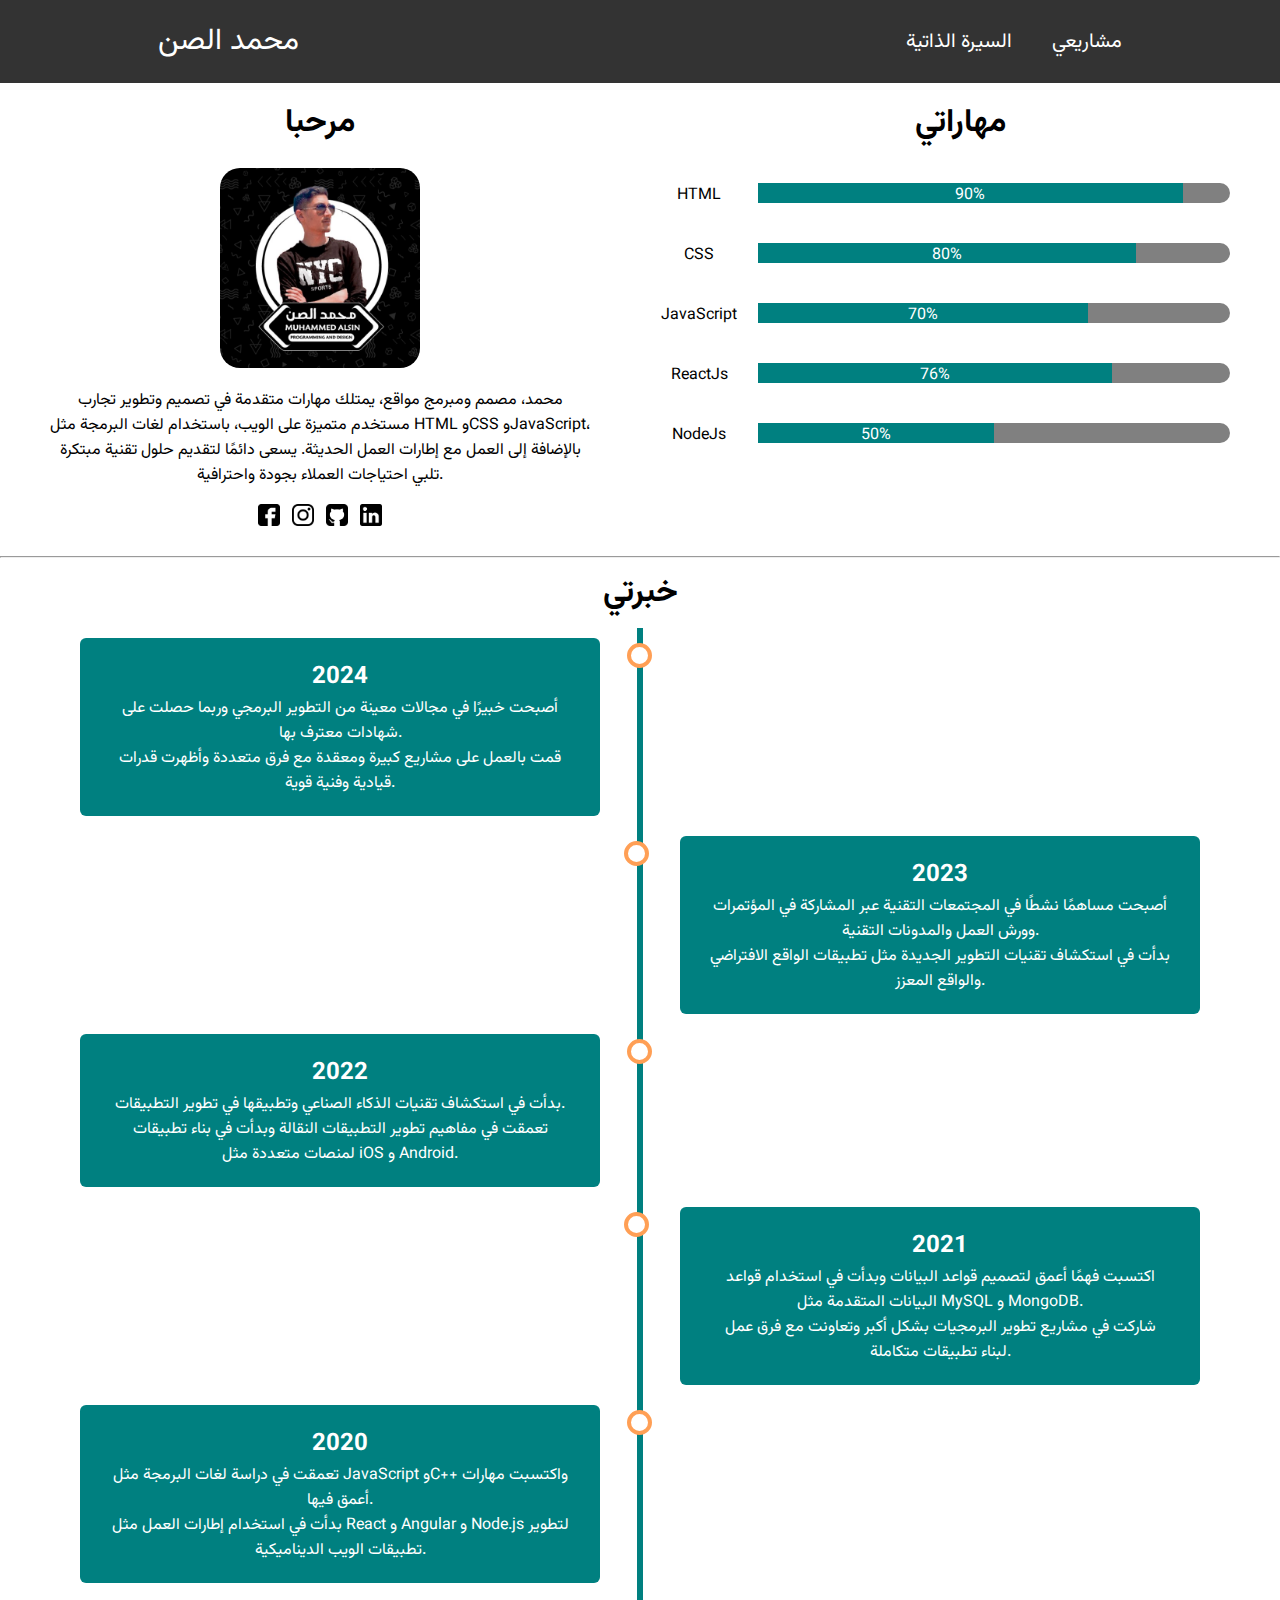
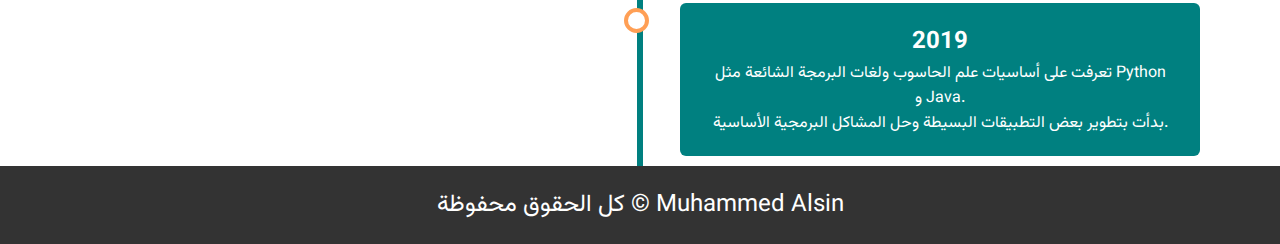
<file: index.html>
<!DOCTYPE html>
<html lang="en">
  <head>
    <meta charset="UTF-8" />
    <meta name="viewport" content="width=device-width, initial-scale=1.0" />
    <link rel="stylesheet" href="style.css" />
    <link rel="stylesheet" href="timeline.css" />
    <link rel="preconnect" href="https://fonts.googleapis.com" />
    <link rel="preconnect" href="https://fonts.gstatic.com" crossorigin />
    <link
      href="https://fonts.googleapis.com/css2?family=Vazirmatn:wght@100..900&display=swap"
      rel="stylesheet"
    />
    <title>Muhammed Alsin</title>
  </head>
  <body>
    <div class="header">
      <div class="container">
        <div class="container-header">
          <p class="">محمد الصن</p>
          <ul class="ul-menu">
            <li><a href="index.html">السيرة الذاتية</a></li>
            <li><a href="projects.html">مشاريعي</a></li>
          </ul>
        </div>
      </div>
    </div>

    <div id="row1" class="row">
      <div class="column">
        <h1>مرحبا</h1>
        <img class="profilepic" src="img/me.jpg" alt="" />
        <p class="sub-title">
          محمد، مصمم ومبرمج مواقع، يمتلك مهارات متقدمة في تصميم وتطوير تجارب
          مستخدم متميزة على الويب، باستخدام لغات البرمجة مثل HTML وCSS
          وJavaScript، بالإضافة إلى العمل مع إطارات العمل الحديثة. يسعى دائمًا
          لتقديم حلول تقنية مبتكرة تلبي احتياجات العملاء بجودة واحترافية.
        </p>
        <div class="icons">
          <a target="_blank" href="#"><img src="img/facebook.png" alt="" /></a>
          <a target="_blank" href="#"
            ><img src="img/instagram-logo.png" alt=""
          /></a>
          <a target="_blank" href="#"
            ><img src="img/github-sign.png" alt=""
          /></a>
          <a target="_blank" href="#"
            ><img src="img/linkedin-logo.png" alt=""
          /></a>
        </div>
      </div>
      <div class="column">
        <h1>مهاراتي</h1>
        <div class="row" id="skill1">
          <div class="left">HTML</div>
          <div class="right">
            <li>
              <span class="main-bar">
                <span class="html">90%</span>
              </span>
            </li>
          </div>
        </div>
        <div class="row" id="skill2">
          <div class="left">CSS</div>
          <div class="right">
            <li>
              <span class="main-bar">
                <span class="css">80%</span>
              </span>
            </li>
          </div>
        </div>
        <div class="row" id="skill3">
          <div class="left">JavaScript</div>
          <div class="right">
            <li>
              <span class="main-bar">
                <span class="js">70%</span>
              </span>
            </li>
          </div>
        </div>
        <div class="row" id="skill4">
          <div class="left">ReactJs</div>
          <div class="right">
            <li>
              <span class="main-bar">
                <span class="react">76%</span>
              </span>
            </li>
          </div>
        </div>
        <div class="row" id="skill5">
          <div class="left">NodeJs</div>
          <div class="right">
            <li>
              <span class="main-bar">
                <span class="node">50%</span>
              </span>
            </li>
          </div>
        </div>
      </div>
    </div>
    <hr />
    <div id="row2">
      <h1>خبرتي</h1>
      <div class="timeline">
        <div class="container-time left-timeline">
          <div class="content">
            <h2>2024</h2>
            <p>
              <li>
                أصبحت خبيرًا في مجالات معينة من التطوير البرمجي وربما حصلت على
                شهادات معترف بها.
              </li>
              <li>
                قمت بالعمل على مشاريع كبيرة ومعقدة مع فرق متعددة وأظهرت قدرات
                قيادية وفنية قوية.
              </li>
            </p>
          </div>
        </div>
        <div class="container-time right-timeline">
          <div class="content">
            <h2>2023</h2>
            <p>
              <li>
                أصبحت مساهمًا نشطًا في المجتمعات التقنية عبر المشاركة في
                المؤتمرات وورش العمل والمدونات التقنية.
              </li>
              <li>
                بدأت في استكشاف تقنيات التطوير الجديدة مثل تطبيقات الواقع
                الافتراضي والواقع المعزز.
              </li>
            </p>
          </div>
        </div>
        <div class="container-time left-timeline">
          <div class="content">
            <h2>2022</h2>
            <p>
              <li>
                بدأت في استكشاف تقنيات الذكاء الصناعي وتطبيقها في تطوير
                التطبيقات.
              </li>
              <li>
                تعمقت في مفاهيم تطوير التطبيقات النقالة وبدأت في بناء تطبيقات
                لمنصات متعددة مثل iOS و Android.
              </li>
            </p>
          </div>
        </div>
        <div class="container-time right-timeline">
          <div class="content">
            <h2>2021</h2>
            <p>
              <li>
                اكتسبت فهمًا أعمق لتصميم قواعد البيانات وبدأت في استخدام قواعد
                البيانات المتقدمة مثل MySQL و MongoDB.
              </li>
              <li>
                شاركت في مشاريع تطوير البرمجيات بشكل أكبر وتعاونت مع فرق عمل
                لبناء تطبيقات متكاملة.
              </li>
            </p>
          </div>
        </div>
        <div class="container-time left-timeline">
          <div class="content">
            <h2>2020</h2>
            <p>
              <li>
                تعمقت في دراسة لغات البرمجة مثل JavaScript وC++ واكتسبت مهارات
                أعمق فيها.
              </li>
              <li>
                بدأت في استخدام إطارات العمل مثل React و Angular و Node.js
                لتطوير تطبيقات الويب الديناميكية.
              </li>
            </p>
          </div>
        </div>
        <div class="container-time right-timeline">
          <div class="content">
            <h2>2019</h2>
            <p>
              <li>
                تعرفت على أساسيات علم الحاسوب ولغات البرمجة الشائعة مثل Python و
                Java.
              </li>
              <li>
                بدأت بتطوير بعض التطبيقات البسيطة وحل المشاكل البرمجية الأساسية.
              </li>
            </p>
          </div>
        </div>
      </div>
    </div>
    <div id="row3">
      <footer>
        <p>كل الحقوق محفوظة &copy; Muhammed Alsin</p>
      </footer>
    </div>
  </body>
</html>
</file>
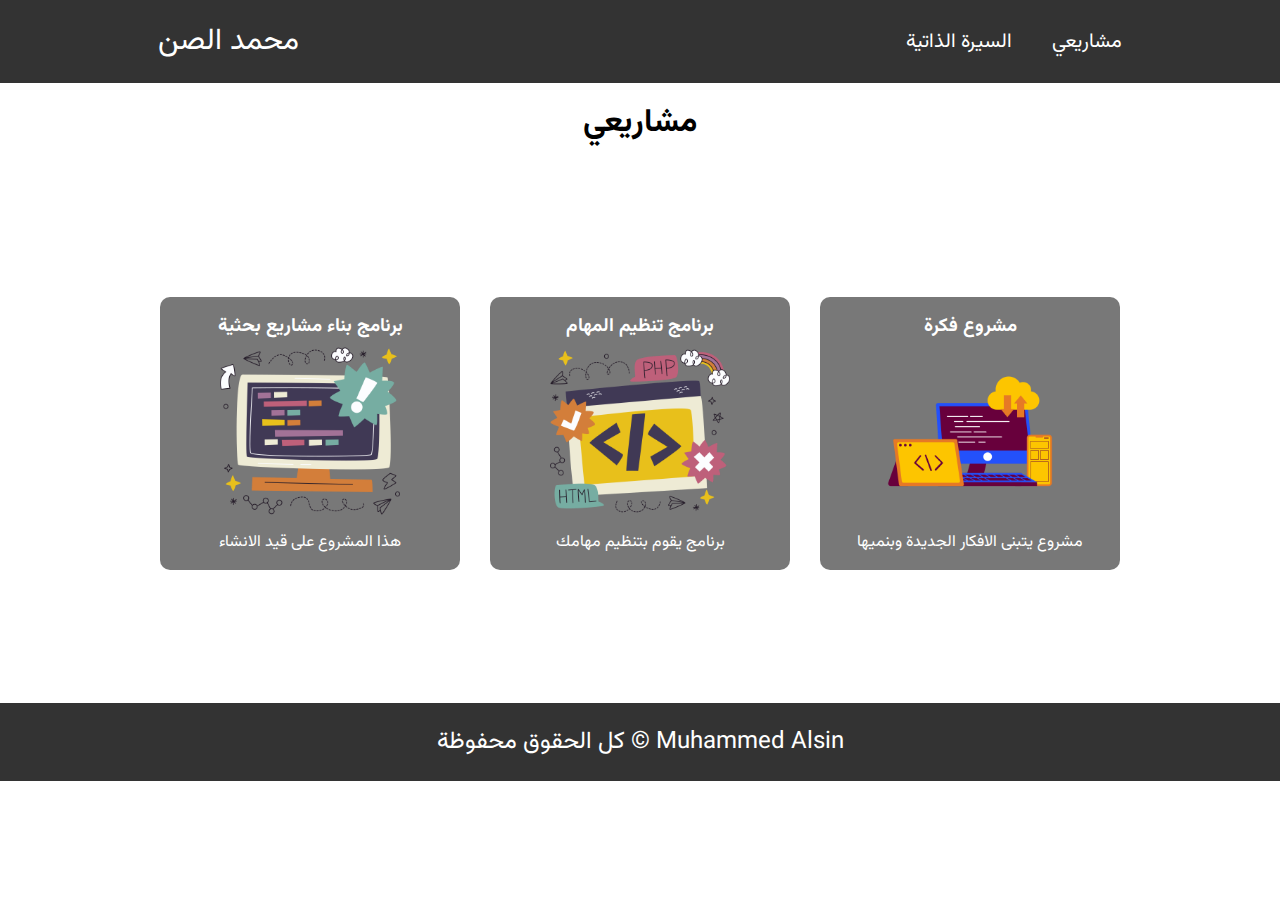
<file: projects.html>
<!DOCTYPE html>
<html lang="en">
  <head>
    <meta charset="UTF-8" />
    <meta name="viewport" content="width=device-width, initial-scale=1.0" />
    <link rel="stylesheet" href="style.css" />
    <link rel="stylesheet" href="timeline.css" />
    <link rel="stylesheet" href="projects.css" />
    <link rel="preconnect" href="https://fonts.googleapis.com" />
    <link rel="preconnect" href="https://fonts.gstatic.com" crossorigin />
    <link
      href="https://fonts.googleapis.com/css2?family=Vazirmatn:wght@100..900&display=swap"
      rel="stylesheet"
    />
    <title>Muhammed Alsin</title>
  </head>
  <body>
    <div class="header">
      <div class="container">
        <div class="container-header">
          <p class="">محمد الصن</p>
          <ul class="ul-menu">
            <li><a href="index.html">السيرة الذاتية</a></li>
            <li><a href="projects.html">مشاريعي</a></li>
          </ul>
        </div>
      </div>
    </div>
    <h1 class="title">مشاريعي</h1>
    <div id="projects" class="projects">
        
    </div>

    <div id="row3">
        <footer> 
            <p>كل الحقوق محفوظة &copy; Muhammed Alsin</p>
        </footer>
    </div>
     <script src="projects.js"> </script>
     <script src="projects-handle.js"> </script>
  </body>
</html>
</file>
<file: style.css>
*,
*:before,
*:after {
  box-sizing: inherit;
  padding: 0;
  margin: 0;
  font-family: "Vazirmatn", sans-serif;
}

html {
  box-sizing: border-box;
}
li {
  list-style-type: none;
}
.container {
  max-width: 80%;
  margin-inline: auto;
}
a {
  text-decoration: none;
}
/* start header  */

.header {
  background-color: #333;
}
.container-header {
  display: flex;
  justify-content: space-between;
  align-items: center;
}
.container-header p {
  color: white;
  font-size: 30px;
  margin-left: 10px;
  padding: 18px 20px;
  cursor: pointer;
}
.ul-menu {
  background-color: #333;
  list-style-type: none;
  display: flex;
  align-items: center;
  justify-content: center;
  margin-right: 10px;
}
.ul-menu li {
}
.ul-menu li a {
  font-size: 20px;
  padding: 18px 20px;
  color: white;
}
.ul-menu li a:hover {
  background-color: black;
}
#row1 {
  margin-top: 40px;
}
.column {
  width: 50%;
  float: left;
  text-align: center;
}
.column .profilepic {
  width: 200px;
  border-radius: 10%;
  display: block;
  margin: 20px auto 10px;
}
.column .sub-title {
  margin: 20px 50px 10px;
}
.column .icons {
  display: flex;
  justify-content: center;
}
.column .icons img {
  background-color: #fff;
  width: 22px;
  margin: 6px;
}

.border {
  border: 1px solid red;
}
.left {
  width: 20%;
  float: left;
}
.right {
  width: 80%;
  float: left;
}
/* end header  */
/* start main  */
#row1{
    margin: 15px 0;
}
#row1::after{
    display: table;
    clear: both;
}
.row {
  margin-top: 35px;
  margin-right: 50px;
}
.row::after {
  content: "";
  display: table;
  clear: both;
}
.main-bar {
  background-color: gray;
  display: block;
  height: 20px;
  border-radius: 10px;
}
.main-bar span {
  background-color: teal;
  height: 20px;
  display: block;
  color: white;
}
.main-bar .html {
  width: 90%;
  animation: html 2s ease-out;
}
.main-bar .css {
  width: 80%;
  animation: css 2s ease-out;
}
.main-bar .js {
  width: 70%;
  animation: js 2s ease-out;
}
.main-bar .react {
  width: 75%;
  animation: react 2s ease-out;
}
.main-bar .node {
  width: 50%;
  animation: node 2s ease-out;
}
@keyframes html {
  0% {
    width: 0%;
  }
  100% {
  }
}
@keyframes css {
  0% {
    width: 0%;
  }
  100% {
  }
}
@keyframes js {
  0% {
    width: 0%;
  }
  100% {
  }
}
@keyframes react {
  0% {
    width: 0%;
  }
  100% {
  }
}
@keyframes node {
  0% {
    width: 0%;
  }
  100% {
  }
}
/* end main  */
/* Start Experience */
#row2  h1{
    text-align: center;
    margin: 10px 0;
}
/* End Experience */
/* Start Footer */
#row3  footer{
    display: flex;
    align-items: center;
    justify-content: center;
    width: 100%;
    /* height: 40px; */
    text-align: center;
    background-color: #333;
    color: white;
    
}
#row3  footer p {
    padding: 20px 10px;
    font-size: 24px;
}
/* End Footer */

@media screen and (max-width:800px) {
  .column {
    width: 100%;
  }
}
</file>
<file: timeline.css>
/* The actual timeline (the vertical ruler) */
  .timeline {
    position: relative;
    max-width: 1200px;
    margin: 0 auto;
  }
  
  /* The actual timeline (the vertical ruler) */
  .timeline::after {
    content: '';
    position: absolute;
    width: 6px;
    background-color: teal;
    top: 0;
    bottom: 0;
    left: 50%;
    margin-left: -3px;
  }
  
  /* Container around content */
  .container-time {
    padding: 10px 40px;
    position: relative;
    background-color: inherit;
    width: 50%;
  }
  
  /* The circles on the timeline */
  .container-time::after {
    content: '';
    position: absolute;
    width: 25px;
    height: 25px;
    right: -12px;
    background-color: white;
    border: 4px solid #FF9F55;
    top: 15px;
    border-radius: 50%;
    z-index: 1;
  }
  
  /* Place the container to the left */
  .left-timeline {
    left: 0;
  }
  
  /* Place the container to the right */
  .right-timeline {
    left: 50%;
  }
  
  /* Add arrows to the left container (pointing right) */
  .left-timeline::before {
    content: " ";
    height: 0;
    position: absolute;
    top: 22px;
    width: 0;
    z-index: 1;
    right: 30px;
    border: medium solid white;
    border-width: 10px 0 10px 10px;
    border-color: transparent transparent transparent white;
  }
  
  /* Add arrows to the right container (pointing left) */
  .right-timeline::before {
    content: " ";
    height: 0;
    position: absolute;
    top: 22px;
    width: 0;
    z-index: 1;
    left: 30px;
    border: medium solid white;
    border-width: 10px 10px 10px 0;
    border-color: transparent white transparent transparent;
  }
  
  /* Fix the circle for containers on the right side */
  .right-timeline::after {
    left: -16px;
  }
  
  /* The actual content */
  .content {
    padding: 20px 30px;
    background-color: teal;
    color: white;
    position: relative;
    border-radius: 6px;
    text-align: center;
  }
  
  /* Media queries - Responsive timeline on screens less than 600px wide */
  @media screen and (max-width: 800px) {
  /* Place the timelime to the left */
    .timeline::after {
      left: 31px;
    }
  
  /* Full-width containers */
    .container-time {
      width: 100%;
      padding-left: 70px;
      padding-right: 25px;
    }
  
  /* Make sure that all arrows are pointing leftwards */
    .container-time::before {
      left: 60px;
      border: medium solid white;
      border-width: 10px 10px 10px 0;
      border-color: transparent white transparent transparent;
    }
  
  /* Make sure all circles are at the same spot */
    .left-timeline::after, .right-timeline::after {
      left: 18px;
    }
  
  /* Make all right containers behave like the left ones */
    .right-timeline {
      left: 0%;
    }
  }
</file>
<file: projects.css>
.title {
    margin-top: 15px;
    margin-bottom: 15px;
    text-align: center;
}
.projects {
    height: 60vh;
    display: flex;
    align-items: center;
    text-align: center;
    justify-content: center;
}
.pojecte-box{
 background-color: #333333a9;
 color: white;
 padding: 15px 10px;
 border-radius: 10px;
}
</file>
